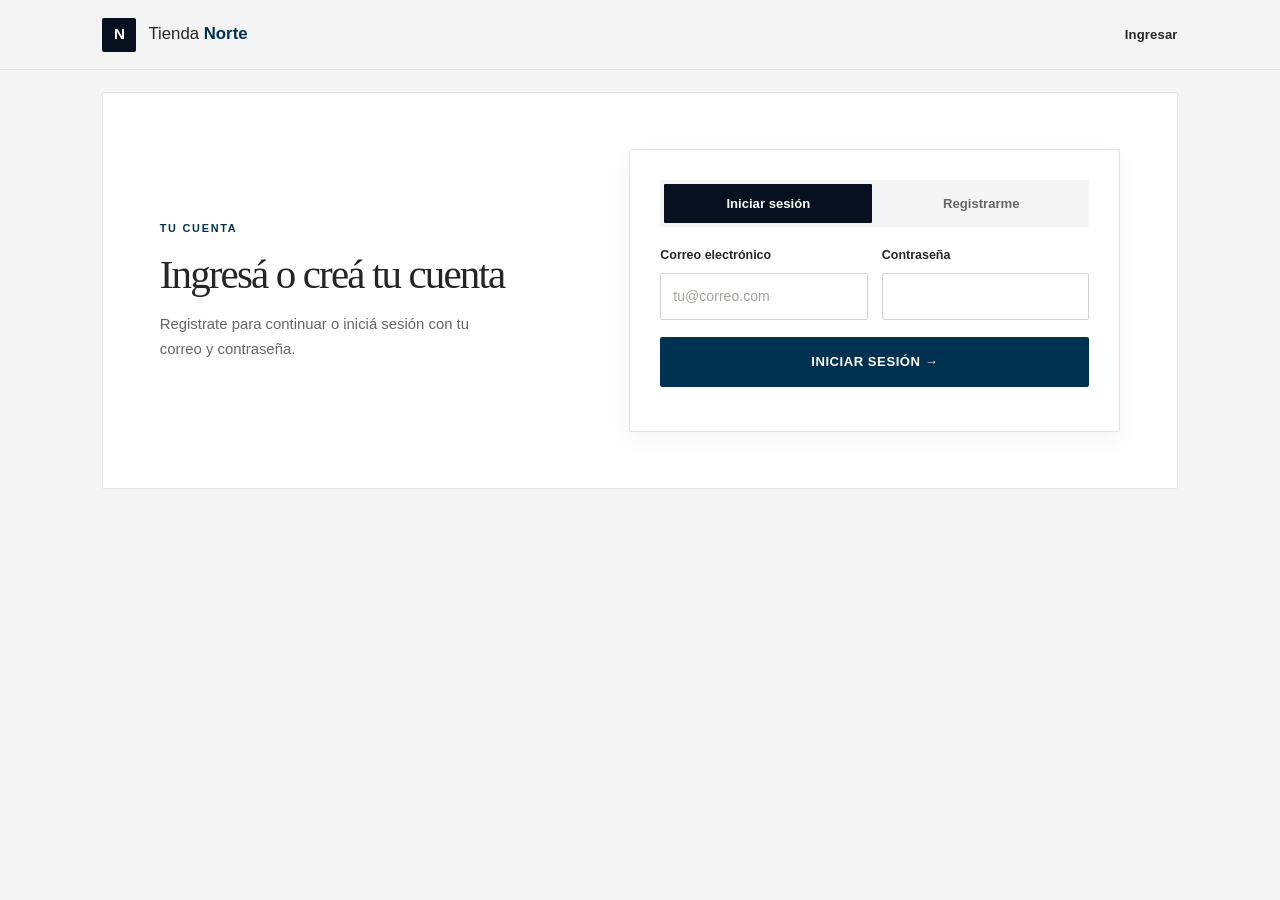
<file: index.html>
<!DOCTYPE html>
<html lang="es">
  <head>
    <meta charset="UTF-8" />
    <meta name="viewport" content="width=device-width, initial-scale=1.0" />
    <meta
      name="description"
      content="Explora productos, arma tu pedido y coordina la entrega."
    />
    <title>Tienda Norte | Pedidos</title>
    <link rel="stylesheet" href="styles.css" />
    <script src="app.js" defer></script>
  </head>
  <body>
    <header class="site-header encabezado-tienda">
      <a class="brand marca-tienda" href="#" aria-label="Tienda Norte, inicio">
        <span class="brand__mark" aria-hidden="true">N</span>
        <span>Tienda <strong>Norte</strong></span>
      </a>
      <nav class="header-actions navegacion-tienda" aria-label="Navegación principal">
        <a class="header-nav-link enlace-seccion-tienda" href="#productos" data-auth-required hidden>Productos</a>
        <a class="header-nav-link enlace-seccion-tienda" href="#historial" data-auth-required hidden>Mis pedidos</a>
        <a id="accountLink" class="header-account" href="#cuenta">Ingresar</a>
        <button id="logoutButton" class="header-logout" type="button" data-auth-required hidden>
          Cerrar sesión
        </button>
        <a class="header-cart acceso-carrito" href="#pedido" aria-label="Ver carrito" data-auth-required hidden>
          <span aria-hidden="true">🛍️</span>
          <span>Mi pedido</span>
          <span id="cartCount" class="header-cart__count" aria-live="polite">0</span>
        </a>
      </nav>
    </header>

    <main class="contenido-tienda">
      <section class="hero portada-principal" aria-labelledby="pageTitle" data-auth-required hidden>
        <div class="hero__content contenido-portada">
          <p class="eyebrow">ELEGÍ, PRIORIZÁ Y ENVIÁ</p>
          <h1 id="pageTitle">Tu pedido, a tu manera.</h1>
          <p class="hero__description">
            Seleccioná los productos, contanos la prioridad y elegí el destino.
          </p>
          <a class="hero__link" href="#productos">Explorar productos <span aria-hidden="true">↓</span></a>
        </div>
        <div class="hero__art ilustracion-portada" aria-hidden="true">
          <span class="hero__spark hero__spark--one">✳</span>
          <span class="hero__spark hero__spark--two">✦</span>
          <span class="hero__bag">🛍️</span>
          <span class="hero__circle"></span>
        </div>
      </section>

      <section id="cuenta" class="auth-section seccion-acceso" aria-labelledby="authTitle">
        <div class="auth-intro introduccion-acceso">
          <p class="eyebrow">TU CUENTA</p>
          <h2 id="authTitle">Ingresá o creá tu cuenta</h2>
          <p>Registrate para continuar o iniciá sesión con tu correo y contraseña.</p>
        </div>

        <div class="auth-card tarjeta-acceso">
          <div class="auth-tabs" role="tablist" aria-label="Acceso a tu cuenta">
            <button
              id="loginTab"
              class="auth-tab is-active"
              type="button"
              role="tab"
              aria-selected="true"
              aria-controls="authForm"
              data-auth-mode="login"
            >Iniciar sesión</button>
            <button
              id="registerTab"
              class="auth-tab"
              type="button"
              role="tab"
              aria-selected="false"
              aria-controls="authForm"
              data-auth-mode="register"
            >Registrarme</button>
          </div>

          <form id="authForm" class="auth-form" role="tabpanel" aria-labelledby="loginTab">
            <div class="form-field auth-field" data-register-only hidden>
              <label for="authNombre">Nombre</label>
              <input id="authNombre" name="nombre" type="text" autocomplete="given-name" />
            </div>
            <div class="form-field auth-field" data-register-only hidden>
              <label for="authApellido">Apellido</label>
              <input id="authApellido" name="apellido" type="text" autocomplete="family-name" />
            </div>
            <div class="form-field auth-field">
              <label for="authEmail">Correo electrónico</label>
              <input
                id="authEmail"
                name="email"
                type="email"
                autocomplete="email"
                placeholder="tu@correo.com"
                required
              />
            </div>
            <div class="form-field auth-field">
              <label for="authPassword">Contraseña</label>
              <input
                id="authPassword"
                name="contraseña"
                type="password"
                autocomplete="current-password"
                required
              />
            </div>
            <button id="authSubmit" class="submit-button auth-submit" type="submit">
              Iniciar sesión <span aria-hidden="true">→</span>
            </button>
            <p id="authResponse" class="form-response" role="status" aria-live="polite"></p>
          </form>
        </div>
      </section>

      <section id="productos" class="shop-section seccion-catalogo" aria-labelledby="productsTitle" data-auth-required hidden>
        <div class="section-heading encabezado-catalogo">
          <div>
            <p class="eyebrow">CATÁLOGO</p>
            <h2 id="productsTitle">Elegí tus productos</h2>
          </div>
          <p class="section-heading__note">Precios expresados en pesos argentinos.</p>
        </div>

        <div id="productGrid" class="product-grid grilla-catalogo" aria-live="polite"></div>
      </section>

      <section id="pedido" class="order-section seccion-compra" aria-labelledby="orderTitle" data-auth-required hidden>
        <div class="order-intro introduccion-compra">
          <p class="eyebrow">YA CASI ESTÁ</p>
          <h2 id="orderTitle">Tu pedido</h2>
          <p>Revisá los productos, indicá la prioridad y seleccioná el destino.</p>
          <div class="delivery-note">
            <span aria-hidden="true">🚚</span>
            <span><strong>Envío según destino</strong><br />El costo de envío se suma al total.</span>
          </div>
        </div>

        <div class="order-card panel-carrito">
          <div id="cartItems" class="cart-items lista-articulos-carrito" aria-live="polite">
            <p class="cart-empty">Todavía no agregaste productos.</p>
          </div>
          <div class="cart-summary resumen-importes">
            <div class="cart-summary__row">
              <span>Productos</span>
              <strong id="productsSubtotal">$ 0</strong>
            </div>
            <div class="cart-summary__row">
              <span>Envío</span>
              <strong id="shippingCost">Seleccioná un destino</strong>
            </div>
          </div>
          <div class="cart-total total-compra">
            <span>Total del pedido</span>
            <strong id="cartTotal">$ 0</strong>
          </div>

          <form id="formPedido" class="order-form formulario-confirmacion">
            <div class="form-field campo-prioridad-pedido">
              <label for="prioridad">Prioridad del pedido</label>
              <textarea
                id="prioridad"
                name="prioridad"
                rows="3"
                placeholder="Contanos qué prioridad tiene este pedido"
                required
              ></textarea>
            </div>
            <div class="form-field campo-destino-pedido">
              <label for="destino">Lugar de destino</label>
              <select id="destino" name="destino" required>
                <option value="" selected disabled>Seleccioná una zona</option>
                <option value="1016">CABA</option>
                <option value="1017">CAPITAL FEDERAL</option>
                <option value="1018">INTERIOR</option>
                <option value="1019">NOA</option>
                <option value="1020">NEA</option>
                <option value="1021">SUR ARGENTINO</option>
                <option value="1022">INTERNACIONAL</option>
              </select>
            </div>
            <button id="submitOrder" class="submit-button" type="submit" disabled>
              Confirmar pedido <span aria-hidden="true">→</span>
            </button>
            <p id="mensajeRespuesta" class="form-response" role="status" aria-live="polite"></p>
          </form>
        </div>
      </section>

      <section id="historial" class="history-section seccion-historial" aria-labelledby="historyTitle" data-auth-required hidden>
        <div class="section-heading encabezado-historial">
          <div>
            <p class="eyebrow">TU CUENTA</p>
            <h2 id="historyTitle">Historial de pedidos</h2>
          </div>
          <p class="section-heading__note">Pedidos realizados con tu cuenta.</p>
        </div>
        <p id="historyStatus" class="form-response history-status" role="status" aria-live="polite"></p>
        <div id="orderHistory" class="history-list lista-historial-pedidos" aria-live="polite">
          <p class="history-empty">Iniciá sesión para consultar tus pedidos.</p>
        </div>
      </section>
    </main>

    <footer class="site-footer pie-tienda" data-auth-required hidden>
      <a class="brand brand--footer marca-pie-tienda" href="#">
        <span class="brand__mark" aria-hidden="true">N</span>
        <span>Tienda <strong>Norte</strong></span>
      </a>
      <p>Gracias por elegirnos. Estamos para ayudarte.</p>
    </footer>
  </body>
</html>
</file>
<file: styles.css>
:root {
  color-scheme: light;
  --page: #faf9f6;
  --surface: #ffffff;
  --ink: #242722;
  --muted: #777b72;
  --line: #e8e8e1;
  --green: #315d43;
  --green-dark: #244a34;
  --green-soft: #eaf0e8;
  --orange: #e99554;
  --shadow: 0 18px 50px rgba(34, 45, 34, 0.08);
}

* {
  box-sizing: border-box;
}

[hidden] {
  display: none !important;
}

html {
  scroll-behavior: smooth;
}

body {
  min-width: 320px;
  margin: 0;
  background: var(--page);
  color: var(--ink);
  font-family: "Segoe UI", Arial, sans-serif;
}

button,
input,
textarea {
  font: inherit;
}

a {
  color: inherit;
  text-decoration: none;
}

.site-header,
main,
.site-footer {
  width: min(1120px, calc(100% - 48px));
  margin-inline: auto;
}

.site-header {
  min-height: 82px;
  display: flex;
  align-items: center;
  justify-content: space-between;
}

.brand {
  display: inline-flex;
  align-items: center;
  gap: 10px;
  font-family: "Segoe UI", Arial, sans-serif;
  font-size: 1.05rem;
  letter-spacing: -0.04em;
}

.brand strong {
  color: var(--green);
  font-weight: 800;
}

.brand__mark {
  width: 34px;
  height: 34px;
  display: grid;
  place-items: center;
  border-radius: 11px;
  background: var(--green);
  color: #fff;
  font-size: 0.95rem;
  font-weight: 800;
}

.header-cart {
  display: inline-flex;
  align-items: center;
  gap: 9px;
  font-size: 0.9rem;
  font-weight: 600;
}

.header-actions {
  display: flex;
  align-items: center;
  gap: 22px;
}

.header-account {
  color: var(--green);
  font-size: 0.88rem;
  font-weight: 700;
}

.header-account:hover {
  color: var(--green-dark);
}

.header-logout {
  border: 0;
  background: transparent;
  color: var(--muted);
  padding: 0;
  font-size: 0.88rem;
  font-weight: 700;
  cursor: pointer;
}

.header-logout:hover {
  color: #a33f2e;
}

.header-logout:focus-visible {
  outline: 2px solid var(--green);
  outline-offset: 3px;
}

.header-cart__count {
  min-width: 24px;
  height: 24px;
  display: grid;
  place-items: center;
  border-radius: 50%;
  background: var(--green-soft);
  color: var(--green);
  font-size: 0.78rem;
}

.hero {
  min-height: 370px;
  position: relative;
  display: flex;
  align-items: center;
  overflow: hidden;
  border-radius: 24px;
  background: #e9eee5;
  padding: 48px 7%;
}

.hero__content {
  position: relative;
  z-index: 1;
  max-width: 570px;
}

.eyebrow {
  margin: 0 0 14px;
  color: var(--green);
  font-size: 0.7rem;
  font-weight: 700;
  letter-spacing: 0.14em;
}

h1,
h2,
p {
  margin-top: 0;
}

h1,
h2 {
  font-family: "Segoe UI", Arial, sans-serif;
  letter-spacing: -0.055em;
}

.hero h1 {
  margin-bottom: 15px;
  font-size: clamp(2.35rem, 5vw, 3.8rem);
  font-weight: 700;
  line-height: 1.08;
}

.hero__description {
  max-width: 430px;
  margin-bottom: 23px;
  color: #5f665c;
  font-size: 1rem;
  line-height: 1.65;
}

.hero__link {
  display: inline-flex;
  align-items: center;
  gap: 9px;
  color: var(--green);
  font-size: 0.91rem;
  font-weight: 700;
}

.hero__link span {
  font-size: 1.1rem;
  transition: transform 0.2s ease;
}

.hero__link:hover span {
  transform: translateY(3px);
}

.hero__art {
  position: absolute;
  width: 360px;
  height: 330px;
  right: 6%;
  bottom: -34px;
}

.hero__circle {
  position: absolute;
  width: 270px;
  height: 270px;
  right: 15px;
  bottom: 0;
  border-radius: 50%;
  background: #d7e2d3;
}

.hero__bag {
  position: absolute;
  z-index: 1;
  right: 63px;
  bottom: 46px;
  font-size: 10rem;
  filter: drop-shadow(0 16px 13px rgba(46, 65, 47, 0.12));
  transform: rotate(-8deg);
}

.hero__spark {
  position: absolute;
  z-index: 2;
  color: var(--orange);
}

.hero__spark--one {
  top: 39px;
  right: 35px;
  font-size: 2.4rem;
}

.hero__spark--two {
  top: 98px;
  left: 30px;
  color: var(--green);
  font-size: 1.4rem;
}

.auth-section {
  display: grid;
  grid-template-columns: minmax(220px, 0.8fr) minmax(0, 1.2fr);
  align-items: center;
  gap: clamp(30px, 8vw, 100px);
  border-bottom: 1px solid var(--line);
  padding: 58px 0;
  scroll-margin-top: 24px;
}

.auth-intro h2 {
  margin: 0;
  font-size: clamp(1.7rem, 3vw, 2.2rem);
}

.auth-intro > p:not(.eyebrow) {
  max-width: 330px;
  margin: 14px 0 0;
  color: var(--muted);
  font-size: 0.93rem;
  line-height: 1.65;
}

.auth-card {
  border: 1px solid #eeeee8;
  border-radius: 18px;
  background: var(--surface);
  padding: 22px;
  box-shadow: 0 10px 32px rgba(34, 45, 34, 0.04);
}

.auth-tabs {
  display: grid;
  grid-template-columns: 1fr 1fr;
  gap: 5px;
  border-radius: 10px;
  background: #f5f6f2;
  margin-bottom: 19px;
  padding: 4px;
}

.auth-tab {
  min-height: 39px;
  border: 0;
  border-radius: 7px;
  background: transparent;
  color: var(--muted);
  font-size: 0.82rem;
  font-weight: 700;
  cursor: pointer;
}

.auth-tab.is-active {
  background: #fff;
  color: var(--green);
  box-shadow: 0 1px 4px rgba(34, 45, 34, 0.1);
}

.auth-tab:focus-visible,
.header-account:focus-visible {
  outline: 2px solid var(--green);
  outline-offset: 3px;
}

.auth-form {
  display: grid;
  grid-template-columns: 1fr 1fr;
  gap: 14px;
}

.auth-form .form-field:nth-child(n) {
  grid-column: auto;
}

.auth-field[hidden] {
  display: none;
}

.auth-submit,
.auth-form .form-response {
  grid-column: 1 / -1;
}

.shop-section {
  padding: 72px 0 76px;
}

.section-heading {
  display: flex;
  align-items: end;
  justify-content: space-between;
  gap: 20px;
  margin-bottom: 24px;
}

.section-heading .eyebrow {
  margin-bottom: 8px;
}

.section-heading h2,
.order-intro h2 {
  margin: 0;
  font-size: clamp(1.7rem, 3vw, 2.2rem);
}

.section-heading__note {
  margin-bottom: 4px;
  color: var(--muted);
  font-size: 0.9rem;
}

.product-grid {
  display: grid;
  grid-template-columns: repeat(4, minmax(0, 1fr));
  gap: var(--espacio-entre-tarjetas);
}

.product-card {
  overflow: hidden;
  border: 1px solid #eeeee8;
  border-radius: var(--radio-tarjeta-producto);
  background: var(--surface);
  transition: transform 0.2s ease, box-shadow 0.2s ease;
}

.product-card:hover {
  transform: translateY(-4px);
  box-shadow: var(--shadow);
}

.product-card__visual {
  min-height: 172px;
  display: grid;
  place-items: center;
  position: relative;
  overflow: hidden;
}

.product-card__visual::before {
  width: 138px;
  height: 138px;
  position: absolute;
  border: 1px solid rgba(49, 93, 67, 0.09);
  border-radius: 50%;
  content: "";
}

.product-card__visual--sage {
  background: #edf1e9;
}

.product-card__visual--peach {
  background: #f7ede4;
}

.product-card__visual--lavender {
  background: #efedf4;
}

.product-card__visual--blue {
  background: #e9eff0;
}

.product-card__emoji {
  z-index: 1;
  font-size: 4.3rem;
  filter: drop-shadow(0 10px 8px rgba(39, 50, 39, 0.12));
  transition: transform 0.2s ease;
}

.product-card:hover .product-card__emoji {
  transform: scale(1.08) rotate(-4deg);
}

.product-card__details {
  padding: 17px 16px 16px;
}

.product-card__category {
  margin-bottom: 7px;
  color: var(--muted);
  font-size: 0.7rem;
  font-weight: 600;
  letter-spacing: 0.06em;
  text-transform: uppercase;
}

.product-card h3 {
  margin: 0 0 13px;
  font-family: "Segoe UI", Arial, sans-serif;
  font-size: 1rem;
  letter-spacing: -0.03em;
}

.product-card__bottom {
  display: flex;
  align-items: center;
  justify-content: space-between;
  gap: 10px;
}

.product-card__price {
  font-size: 0.96rem;
  font-weight: 700;
}

.add-button {
  min-height: 37px;
  display: inline-flex;
  align-items: center;
  justify-content: center;
  gap: 6px;
  border: 0;
  border-radius: 10px;
  background: var(--green-soft);
  color: var(--green);
  padding: 0 11px;
  font-size: 0.78rem;
  font-weight: 700;
  cursor: pointer;
  transition: background 0.2s ease, color 0.2s ease;
}

.add-button:hover {
  background: var(--green);
  color: #fff;
}

.add-button span {
  font-size: 1rem;
}

.order-section {
  display: grid;
  grid-template-columns: minmax(220px, 0.8fr) minmax(0, 1.2fr);
  align-items: start;
  gap: clamp(30px, 8vw, 100px);
  border-top: 1px solid var(--line);
  padding: 65px 0 75px;
  scroll-margin-top: 24px;
}

.order-intro {
  padding-top: 10px;
}

.order-intro .eyebrow {
  margin-bottom: 9px;
}

.order-intro > p:not(.eyebrow) {
  max-width: 330px;
  margin: 14px 0 27px;
  color: var(--muted);
  font-size: 0.93rem;
  line-height: 1.65;
}

.delivery-note {
  display: flex;
  align-items: flex-start;
  gap: 12px;
  color: var(--muted);
  font-size: 0.79rem;
  line-height: 1.55;
}

.delivery-note > span:first-child {
  font-size: 1.35rem;
}

.delivery-note strong {
  color: var(--ink);
}

.order-card {
  border: 1px solid #eeeee8;
  border-radius: 18px;
  background: var(--surface);
  padding: 22px;
  box-shadow: 0 10px 32px rgba(34, 45, 34, 0.04);
}

.cart-items {
  display: grid;
  gap: 15px;
}

.cart-empty {
  margin: 0;
  border-radius: 11px;
  background: #f7f7f3;
  color: var(--muted);
  padding: 18px;
  text-align: center;
  font-size: 0.86rem;
}

.cart-row {
  display: grid;
  grid-template-columns: 48px minmax(0, 1fr) auto;
  align-items: center;
  gap: 12px;
}

.cart-row__icon {
  width: 48px;
  height: 48px;
  display: grid;
  place-items: center;
  border-radius: 12px;
  background: var(--green-soft);
  font-size: 1.55rem;
}

.cart-row__name {
  margin: 0 0 4px;
  font-size: 0.85rem;
  font-weight: 700;
}

.cart-row__unit-price {
  margin: 0;
  color: var(--muted);
  font-size: 0.76rem;
}

.cart-row__actions {
  display: flex;
  align-items: center;
  gap: 8px;
}

.quantity-button {
  width: 28px;
  height: 28px;
  display: grid;
  place-items: center;
  border: 1px solid var(--line);
  border-radius: 8px;
  background: #fff;
  color: var(--ink);
  cursor: pointer;
}

.quantity-button:hover {
  border-color: var(--green);
  color: var(--green);
}

.quantity-button:disabled,
.add-button:disabled {
  cursor: wait;
  opacity: 0.6;
}

.cart-row__quantity {
  min-width: 13px;
  text-align: center;
  font-size: 0.82rem;
  font-weight: 700;
}

.cart-row__subtotal {
  grid-column: 2 / 4;
  margin: -7px 0 0;
  color: var(--muted);
  font-size: 0.75rem;
  text-align: right;
}

.cart-summary {
  display: grid;
  gap: 9px;
  border-top: 1px solid var(--line);
  margin-top: 18px;
  padding-top: 15px;
}

.cart-summary__row,
.cart-total {
  display: flex;
  justify-content: space-between;
  gap: 12px;
  font-size: 0.84rem;
}

.cart-summary__row {
  color: var(--muted);
}

.cart-summary__row strong {
  color: var(--ink);
  font-weight: 600;
}

.cart-total {
  border-top: 1px solid var(--line);
  margin-top: 13px;
  padding: 15px 0 18px;
  font-size: 0.91rem;
}

.cart-total strong {
  font-size: 1.1rem;
}

.history-section {
  border-top: 1px solid var(--line);
  padding: 58px 0 70px;
}

.history-list {
  display: grid;
  grid-template-columns: repeat(2, minmax(0, 1fr));
  gap: 16px;
}

.history-status {
  margin-bottom: 14px;
}

.history-empty {
  grid-column: 1 / -1;
  margin: 0;
  border: 1px dashed #d9ddd3;
  border-radius: 14px;
  color: var(--muted);
  padding: 22px;
  text-align: center;
  font-size: 0.88rem;
}

.history-card {
  border: 1px solid #eeeee8;
  border-radius: var(--radio-tarjeta-pedido);
  background: var(--surface);
  padding: 18px;
}

.history-card__header,
.history-card__products li,
.history-card__total {
  display: flex;
  align-items: center;
  justify-content: space-between;
  gap: 12px;
}

.history-card__header {
  margin-bottom: 14px;
}

.history-card__header h3 {
  margin: 0;
  font-family: "Segoe UI", Arial, sans-serif;
  font-size: 0.95rem;
}

.history-card__header time {
  color: var(--muted);
  font-size: 0.75rem;
}

.history-card__status {
  display: inline-flex;
  width: fit-content;
  margin-bottom: 12px;
  border-radius: 999px;
  padding: 5px 10px;
  background: #f0f1ed;
  color: #555b50;
  font-size: 0.72rem;
  font-weight: 700;
}

.history-card__status--pendiente {
  background: #fff3d6;
  color: #805c0b;
}

.history-card__status--en-preparacion,
.history-card__status--en-viaje {
  background: #e8eef8;
  color: #38547f;
}

.history-card__status--entregado {
  background: var(--green-soft);
  color: var(--green-dark);
}

.history-card__status--archivado {
  background: #ececea;
  color: #60635d;
}

.history-card__products {
  display: grid;
  gap: 8px;
  margin: 0;
  padding: 0;
  list-style: none;
  font-size: 0.82rem;
}

.history-card__products strong {
  white-space: nowrap;
}

.history-card__detail,
.history-card__priority {
  margin: 12px 0 0;
  color: var(--muted);
  font-size: 0.8rem;
  line-height: 1.5;
  overflow-wrap: anywhere;
}

.history-card__priority {
  color: var(--ink);
}

.history-card__total {
  border-top: 1px solid var(--line);
  margin-top: 15px;
  padding-top: 13px;
  font-size: 0.84rem;
}

.history-card__total strong {
  font-size: 0.98rem;
}

.order-form {
  display: grid;
  grid-template-columns: 1fr 1fr;
  gap: 14px;
}

.form-field {
  display: grid;
  gap: 7px;
}

.form-field:nth-child(n + 3),
.submit-button,
.form-response {
  grid-column: 1 / -1;
}

.form-field label {
  font-size: 0.78rem;
  font-weight: 700;
}

.form-field label span {
  color: var(--muted);
  font-weight: 400;
}

.form-field input,
.form-field textarea,
.form-field select {
  width: 100%;
  border: 1px solid var(--line);
  border-radius: 9px;
  background: #fff;
  color: var(--ink);
  padding: 11px 12px;
  font-size: 0.83rem;
  transition: border-color 0.2s ease, box-shadow 0.2s ease;
}

.form-field textarea {
  resize: vertical;
}

.form-field select {
  min-height: 41px;
  cursor: pointer;
}

.form-field input::placeholder,
.form-field textarea::placeholder {
  color: #a2a59e;
}

.form-field input:focus,
.form-field textarea:focus,
.form-field select:focus {
  outline: none;
  border-color: var(--green);
  box-shadow: 0 0 0 3px rgba(49, 93, 67, 0.12);
}

.submit-button {
  min-height: 48px;
  display: flex;
  align-items: center;
  justify-content: center;
  gap: 9px;
  border: 0;
  border-radius: 10px;
  background: var(--green);
  color: #fff;
  margin-top: 3px;
  font-size: 0.88rem;
  font-weight: 700;
  cursor: pointer;
  transition: background 0.2s ease, transform 0.2s ease, opacity 0.2s ease;
}

.submit-button:not(:disabled):hover {
  background: var(--green-dark);
  transform: translateY(-1px);
}

.submit-button:disabled {
  cursor: not-allowed;
  opacity: 0.48;
}

.form-response {
  min-height: 0;
  margin: 0;
  font-size: 0.84rem;
  line-height: 1.5;
}

.form-response:not(:empty) {
  padding: 11px 12px;
  border-radius: 9px;
  background: var(--green-soft);
  color: var(--green-dark);
}

.form-response.is-error {
  background: #fbefeb;
  color: #a33f2e;
}

.site-footer {
  min-height: 90px;
  display: flex;
  align-items: center;
  justify-content: space-between;
  border-top: 1px solid var(--line);
  color: var(--muted);
}

.brand--footer {
  color: var(--ink);
  font-size: 0.9rem;
}

.brand--footer .brand__mark {
  width: 29px;
  height: 29px;
  border-radius: 9px;
  font-size: 0.8rem;
}

.site-footer p {
  margin: 0;
  font-size: 0.8rem;
}

@media (max-width: 820px) {
  .hero__art {
    right: -9%;
    opacity: 0.72;
  }

  .hero__content {
    max-width: 500px;
  }

  .product-grid {
    grid-template-columns: repeat(2, minmax(0, 1fr));
  }

  .order-section {
    grid-template-columns: 1fr;
    gap: 25px;
  }

  .auth-section {
    grid-template-columns: 1fr;
    gap: 24px;
  }

  .history-list {
    grid-template-columns: 1fr;
  }

  .order-intro > p:not(.eyebrow) {
    max-width: 500px;
    margin-bottom: 17px;
  }
}

@media (max-width: 540px) {
  .site-header,
  main,
  .site-footer {
    width: min(100% - 32px, 1120px);
  }

  .site-header {
    min-height: 68px;
  }

  .site-header.has-session {
    flex-wrap: wrap;
    padding-block: 10px;
  }

  .site-header.has-session .header-actions {
    width: 100%;
    justify-content: flex-end;
  }

  .header-cart {
    gap: 6px;
    font-size: 0.82rem;
  }

  .header-actions {
    gap: 12px;
  }

  .header-account {
    font-size: 0.8rem;
  }

  .hero {
    min-height: 405px;
    align-items: flex-start;
    border-radius: 19px;
    padding: 37px 24px;
  }

  .hero h1 {
    font-size: clamp(2.15rem, 10vw, 3rem);
  }

  .hero__description {
    max-width: 300px;
    font-size: 0.91rem;
  }

  .hero__art {
    width: 220px;
    height: 190px;
    right: -2%;
    bottom: -35px;
    opacity: 0.68;
  }

  .hero__circle {
    width: 165px;
    height: 165px;
    right: 17px;
  }

  .hero__bag {
    right: 38px;
    bottom: 24px;
    font-size: 6rem;
  }

  .hero__spark--one {
    top: 0;
    right: 26px;
  }

  .hero__spark--two {
    top: 46px;
    left: 8px;
  }

  .shop-section {
    padding: 52px 0;
  }

  .section-heading {
    display: block;
  }

  .section-heading__note {
    margin: 9px 0 0;
  }

  .product-grid {
    gap: 12px;
  }

  .product-card__visual {
    min-height: 132px;
  }

  .product-card__visual::before {
    width: 105px;
    height: 105px;
  }

  .product-card__emoji {
    font-size: 3.4rem;
  }

  .product-card__details {
    padding: 13px 11px;
  }

  .product-card h3 {
    min-height: 2.5em;
    margin-bottom: 10px;
    font-size: 0.87rem;
  }

  .product-card__bottom {
    align-items: flex-start;
    flex-direction: column;
  }

  .add-button {
    width: 100%;
  }

  .order-section {
    padding: 48px 0 55px;
  }

  .auth-section {
    padding: 44px 0;
  }

  .auth-card {
    padding: 17px 14px;
  }

  .auth-form {
    grid-template-columns: 1fr;
  }

  .auth-form .form-field:nth-child(n),
  .auth-submit,
  .auth-form .form-response {
    grid-column: 1;
  }

  .order-card {
    padding: 17px 14px;
  }

  .order-form {
    grid-template-columns: 1fr;
  }

  .form-field {
    grid-column: 1;
  }

  .site-footer {
    min-height: 80px;
    gap: 12px;
  }

  .site-footer p {
    max-width: 170px;
    text-align: right;
  }
}

@media (prefers-reduced-motion: reduce) {
  *,
  *::before,
  *::after {
    scroll-behavior: auto !important;
    transition-duration: 0.01ms !important;
  }
}

/* Clear visual separation between the main shopping steps. */
body {
  background:
    radial-gradient(ellipse at 10% 12%, rgba(234, 240, 232, 0.72), transparent 28rem),
    var(--page);
}

.site-header {
  position: sticky;
  z-index: 10;
  top: 0;
  width: 100%;
  min-height: 76px;
  border-bottom: 1px solid rgba(232, 232, 225, 0.8);
  background: rgba(250, 249, 246, 0.94);
  padding-inline: max(24px, calc((100% - 1120px) / 2));
  backdrop-filter: blur(14px);
}

main {
  display: grid;
  gap: 24px;
  padding-top: 24px;
  padding-bottom: 42px;
}

.hero {
  min-height: 390px;
  border: 1px solid rgba(49, 93, 67, 0.08);
  box-shadow: 0 20px 55px rgba(34, 45, 34, 0.07);
}

.auth-section,
.shop-section,
.order-section,
.history-section {
  border: 1px solid var(--line);
  border-radius: 22px;
  padding: clamp(26px, 4vw, 46px);
  scroll-margin-top: 100px;
}

.auth-section,
.history-section {
  background: var(--surface);
  box-shadow: 0 12px 35px rgba(34, 45, 34, 0.035);
}

.shop-section {
  background: #f3f5f0;
}

.order-section {
  background: #eaf0e8;
}

.auth-section {
  grid-template-columns: minmax(220px, 0.85fr) minmax(0, 1fr);
  gap: clamp(28px, 6vw, 76px);
}

.auth-intro h2,
.section-heading h2,
.order-intro h2 {
  letter-spacing: -0.045em;
}

.auth-card,
.order-card {
  border-color: rgba(220, 225, 216, 0.9);
  border-radius: 16px;
  box-shadow: 0 14px 36px rgba(34, 45, 34, 0.07);
}

.shop-section .section-heading,
.history-section .section-heading {
  margin-bottom: 26px;
}

.product-grid {
  gap: var(--espacio-entre-tarjetas);
}

.product-card {
  border-color: #e6e9e2;
  border-radius: var(--radio-tarjeta-producto);
  box-shadow: 0 5px 16px rgba(34, 45, 34, 0.025);
}

.product-card:hover {
  box-shadow: 0 16px 32px rgba(34, 45, 34, 0.1);
}

.product-card__details {
  padding: 18px;
}

.product-card h3 {
  min-height: 2.5em;
  line-height: 1.35;
}

.order-section {
  grid-template-columns: minmax(220px, 0.75fr) minmax(0, 1.25fr);
  gap: clamp(26px, 5vw, 64px);
}

.order-intro > p:not(.eyebrow) {
  color: #59645a;
}

.delivery-note {
  max-width: 290px;
  border: 1px solid rgba(49, 93, 67, 0.12);
  border-radius: 12px;
  background: rgba(255, 255, 255, 0.54);
  padding: 13px;
}

.history-card {
  border-color: #e6e9e2;
  border-radius: 14px;
  box-shadow: 0 5px 16px rgba(34, 45, 34, 0.03);
}

.header-nav-link {
  color: #59645a;
  font-size: 0.88rem;
  font-weight: 600;
  transition: color 0.2s ease;
}

.header-nav-link:hover,
.header-account:hover {
  color: var(--green);
}

.header-nav-link:focus-visible,
.header-account:focus-visible,
.header-cart:focus-visible,
.header-logout:focus-visible {
  outline: 2px solid var(--green);
  outline-offset: 4px;
  border-radius: 4px;
}

.site-footer {
  min-height: 96px;
}

@media (max-width: 820px) {
  main {
    gap: 18px;
    padding-top: 18px;
  }

  .auth-section,
  .order-section {
    grid-template-columns: 1fr;
  }

  .auth-section,
  .shop-section,
  .order-section,
  .history-section {
    padding: 28px;
  }
}

@media (max-width: 540px) {
  .site-header {
    flex-wrap: wrap;
    min-height: 66px;
    padding-inline: 16px;
    padding-block: 9px;
  }

  .site-header .header-actions {
    width: 100%;
    justify-content: space-between;
  }

  .header-actions {
    gap: 10px;
  }

  .header-nav-link {
    font-size: 0.76rem;
  }

  .header-logout {
    font-size: 0.76rem;
  }

  .site-header.has-session .header-actions {
    justify-content: space-between;
    gap: 8px;
  }

  main {
    gap: 14px;
    padding-top: 14px;
    padding-bottom: 28px;
  }

  .hero {
    min-height: 390px;
  }

  .auth-section,
  .shop-section,
  .order-section,
  .history-section {
    border-radius: 17px;
    padding: 22px 16px;
  }

  .product-grid {
    gap: 12px;
  }

  .product-card__details {
    padding: 13px 11px;
  }

  .site-footer {
    min-height: 78px;
  }
}

:root {
  /* Cambiá estas variables para ajustar la paleta y las medidas generales. */
  --color-fondo-pagina: #f4f4f4;
  --color-fondo-tarjetas: #ffffff;
  --color-texto-principal: #252525;
  --color-texto-secundario: #666666;
  --color-bordes: #d2d2d2;
  --color-principal: #003150;
  --color-principal-oscuro: #06101f;
  --color-principal-suave: #e8eef2;
  --color-acento: #3e9ce3;
  --sombra-elementos: 0 16px 38px rgba(1, 8, 26, 0.08);
  --ancho-maximo-contenido: 1440px;
  --espacio-entre-tarjetas: 16px;
  --radio-tarjeta-producto: 2px;
  --radio-tarjeta-pedido: 2px;
  --page: var(--color-fondo-pagina);
  --surface: var(--color-fondo-tarjetas);
  --ink: var(--color-texto-principal);
  --muted: var(--color-texto-secundario);
  --line: var(--color-bordes);
  --green: var(--color-principal);
  --green-dark: var(--color-principal-oscuro);
  --green-soft: var(--color-principal-suave);
  --orange: var(--color-acento);
  --shadow: var(--sombra-elementos);
}

html {
  scroll-padding-top: 90px;
}

body {
  overflow-x: hidden;
  background: var(--page);
  color: var(--ink);
  font-family: "Segoe UI", Helvetica, Arial, sans-serif;
  font-size: 14px;
  font-weight: 500;
  line-height: 1.6;
  -webkit-font-smoothing: antialiased;
  -webkit-tap-highlight-color: transparent;
}

.site-header,
main,
.site-footer {
  width: min(84vw, var(--ancho-maximo-contenido));
}

.site-header {
  width: 100%;
  min-height: 70px;
  border-bottom: 1px solid #e4e4e4;
  background: rgba(244, 244, 244, 0.96);
  padding-inline: max(8vw, calc((100% - 1440px) / 2));
  backdrop-filter: blur(12px);
}

.brand {
  gap: 12px;
  font-size: 1.05rem;
  letter-spacing: 0;
}

.brand strong {
  color: var(--green);
}

.brand__mark {
  border-radius: 2px;
  background: var(--green-dark);
}

.header-actions {
  gap: clamp(14px, 2.4vw, 32px);
}

.header-nav-link,
.header-account,
.header-logout,
.header-cart {
  color: var(--ink);
  font-size: 0.82rem;
  font-weight: 600;
  letter-spacing: 0.01em;
}

.header-nav-link:hover,
.header-account:hover,
.header-logout:hover,
.header-cart:hover {
  color: var(--orange);
}

.header-cart__count {
  border-radius: 2px;
  background: var(--green-soft);
  color: var(--green);
}

main {
  gap: 22px;
  padding-top: 22px;
  padding-bottom: 48px;
}

h1,
h2,
.product-card h3,
.history-card__header h3 {
  font-family: Georgia, "Times New Roman", serif;
  font-weight: 400;
  letter-spacing: -0.025em;
}

.hero {
  min-height: 420px;
  border: 0;
  border-radius: 2px;
  background: var(--green-dark);
  box-shadow: none;
  padding-inline: clamp(30px, 7vw, 100px);
}

.hero .eyebrow,
.hero h1,
.hero__description {
  color: #fff;
}

.hero .eyebrow {
  color: #a9d8f6;
}

.hero h1 {
  max-width: 570px;
  font-size: clamp(2.6rem, 5.2vw, 4.5rem);
  line-height: 1.04;
}

.hero__description {
  color: rgba(255, 255, 255, 0.76);
}

.hero__link {
  color: #a9d8f6;
}

.hero__circle {
  background: #0f283e;
}

.hero__bag {
  filter: drop-shadow(0 16px 13px rgba(0, 0, 0, 0.22));
}

.hero__spark--two {
  color: #a9d8f6;
}

.auth-section,
.shop-section,
.order-section,
.history-section {
  border: 1px solid #e4e4e4;
  border-radius: 2px;
  background: var(--surface);
  box-shadow: none;
  padding: clamp(28px, 4.4vw, 58px);
  scroll-margin-top: 88px;
}

.auth-section {
  grid-template-columns: minmax(220px, 0.8fr) minmax(0, 1fr);
  gap: clamp(28px, 6vw, 82px);
}

.auth-intro h2,
.section-heading h2,
.order-intro h2 {
  font-size: clamp(1.9rem, 3.2vw, 2.65rem);
  line-height: 1.15;
}

.eyebrow {
  color: var(--green);
  font-size: 0.68rem;
  letter-spacing: 0.16em;
}

.auth-card,
.order-card {
  border: 1px solid #e2e2e2;
  border-radius: 2px;
  background: #fff;
  box-shadow: 0 8px 24px rgba(1, 8, 26, 0.045);
  padding: clamp(18px, 2.5vw, 30px);
}

.auth-tabs {
  border-radius: 2px;
  background: #f4f4f4;
}

.auth-tab {
  border-radius: 1px;
}

.auth-tab.is-active {
  background: var(--green-dark);
  color: #fff;
  box-shadow: none;
}

.shop-section {
  background: #f4f4f4;
}

.section-heading {
  margin-bottom: 30px;
}

.section-heading__note {
  font-size: 0.82rem;
}

.product-grid {
  gap: var(--espacio-entre-tarjetas);
}

.product-card {
  border: 1px solid #e3e3e3;
  border-radius: var(--radio-tarjeta-producto);
  background: #fff;
  box-shadow: none;
}

.product-card:hover {
  transform: translateY(-2px);
  box-shadow: 0 12px 24px rgba(1, 8, 26, 0.08);
}

.product-card__visual--sage,
.product-card__visual--peach,
.product-card__visual--lavender,
.product-card__visual--blue {
  background: #e8e8e8;
}

.product-card__visual::before {
  border-color: rgba(0, 49, 80, 0.1);
}

.product-card__details {
  padding: 18px;
}

.product-card__category {
  color: var(--green);
  font-size: 0.65rem;
  letter-spacing: 0.12em;
}

.product-card h3 {
  min-height: 2.7em;
  font-size: 1.08rem;
  line-height: 1.35;
}

.product-card__price {
  color: var(--green-dark);
  font-size: 0.95rem;
}

.add-button {
  min-height: 38px;
  border: 1px solid var(--green);
  border-radius: 2px;
  background: transparent;
  color: var(--green);
  font-size: 0.75rem;
  letter-spacing: 0.02em;
}

.add-button:hover {
  background: var(--green);
  color: #fff;
}

.order-section {
  grid-template-columns: minmax(220px, 0.75fr) minmax(0, 1.25fr);
  background: #e9edf0;
  gap: clamp(26px, 5vw, 68px);
}

.delivery-note {
  border: 1px solid #d5dce1;
  border-radius: 2px;
  background: #fff;
}

.cart-empty {
  border-radius: 2px;
  background: #f4f4f4;
}

.cart-row__icon {
  border-radius: 2px;
  background: var(--green-soft);
}

.quantity-button {
  border-radius: 2px;
}

.form-field input,
.form-field textarea,
.form-field select {
  min-height: 44px;
  border-color: var(--line);
  border-radius: 2px;
  font-size: 0.88rem;
}

.form-field input:focus,
.form-field textarea:focus,
.form-field select:focus {
  border-color: var(--orange);
  box-shadow: 0 0 0 3px rgba(62, 156, 227, 0.12);
}

.submit-button {
  min-height: 50px;
  border-radius: 2px;
  background: var(--green);
  font-size: 0.82rem;
  letter-spacing: 0.04em;
  text-transform: uppercase;
}

.submit-button:not(:disabled):hover {
  background: var(--green-dark);
}

.history-card {
  border: 1px solid #e3e3e3;
  border-radius: var(--radio-tarjeta-pedido);
  box-shadow: none;
}

.history-card__header h3 {
  font-size: 1.1rem;
}

.history-empty {
  border-color: #d2d2d2;
  border-radius: 2px;
  background: #fff;
}

.form-response:not(:empty) {
  border-radius: 2px;
}

.site-footer {
  min-height: 88px;
  border-color: #d2d2d2;
}

@media (max-width: 820px) {
  .site-header,
  main,
  .site-footer {
    width: min(92vw, 720px);
  }

  .site-header {
    width: 100%;
    padding-inline: 4vw;
  }

  .auth-section,
  .order-section {
    grid-template-columns: 1fr;
  }
}

@media (max-width: 540px) {
  .site-header,
  main,
  .site-footer {
    width: min(94vw, 500px);
  }

  .site-header {
    width: 100%;
    padding-inline: 3vw;
  }

  .site-header.has-session {
    padding-block: 9px;
  }

  .header-actions,
  .site-header.has-session .header-actions {
    gap: 8px;
  }

  .header-nav-link,
  .header-account,
  .header-logout,
  .header-cart {
    font-size: 0.7rem;
  }

  .hero {
    min-height: 380px;
    border-radius: 2px;
    padding: 32px 22px;
  }

  .hero h1 {
    font-size: clamp(2.35rem, 10vw, 3.1rem);
  }

  .auth-section,
  .shop-section,
  .order-section,
  .history-section {
    border-radius: 2px;
    padding: 24px 17px;
  }

  .product-card__details {
    padding: 13px 11px;
  }

  .product-card h3 {
    font-size: 0.95rem;
  }
}

/* Ajustes visuales de los elementos que app.js crea dentro de estos contenedores. */
.grilla-catalogo {
  gap: var(--espacio-entre-tarjetas);
}

.grilla-catalogo > article {
  border-radius: var(--radio-tarjeta-producto);
}

.lista-historial-pedidos > article {
  border-radius: var(--radio-tarjeta-pedido);
}
</file>
<file: admin.css>
:root {
  color-scheme: light;
  /* Cambiá estas variables para ajustar los colores y paneles del administrador. */
  --color-fondo-pagina: #f5f6f2;
  --color-fondo-tarjetas: #fff;
  --color-texto-principal: #242722;
  --color-texto-secundario: #73796f;
  --color-bordes: #e5e8e0;
  --color-principal: #315d43;
  --color-principal-oscuro: #244a34;
  --color-principal-suave: #eaf0e8;
  --color-error: #a33f2e;
  --color-fondo-error: #fbefec;
  --sombra-elementos: 0 16px 42px rgba(34, 45, 34, 0.07);
  --radio-panel-administracion: 15px;
  --espacio-interior-panel: clamp(18px, 3vw, 28px);
  --page: var(--color-fondo-pagina);
  --surface: var(--color-fondo-tarjetas);
  --ink: var(--color-texto-principal);
  --muted: var(--color-texto-secundario);
  --line: var(--color-bordes);
  --green: var(--color-principal);
  --green-dark: var(--color-principal-oscuro);
  --green-soft: var(--color-principal-suave);
  --red: var(--color-error);
  --red-soft: var(--color-fondo-error);
  --shadow: var(--sombra-elementos);
}

* {
  box-sizing: border-box;
}

html {
  scroll-behavior: smooth;
}

body {
  min-width: 320px;
  margin: 0;
  background: var(--page);
  color: var(--ink);
  font-family: "Segoe UI", Arial, sans-serif;
}

button,
input {
  font: inherit;
}

a {
  color: inherit;
  text-decoration: none;
}

button:focus-visible,
a:focus-visible,
input:focus-visible {
  outline: 3px solid #86a990;
  outline-offset: 3px;
}

[hidden] {
  display: none !important;
}

.admin-header,
.admin-main {
  width: min(1200px, calc(100% - 48px));
  margin-inline: auto;
}

.admin-header {
  min-height: 78px;
  display: flex;
  align-items: center;
  justify-content: space-between;
  gap: 20px;
}

.brand {
  display: inline-flex;
  align-items: center;
  gap: 10px;
  font-size: 1.03rem;
  font-weight: 500;
  letter-spacing: -0.04em;
}

.brand strong {
  color: var(--green);
  font-weight: 800;
}

.brand__mark {
  width: 34px;
  height: 34px;
  display: grid;
  place-items: center;
  border-radius: 11px;
  background: var(--green);
  color: #fff;
  font-size: 0.95rem;
  font-weight: 800;
}

.brand__admin {
  margin-left: 4px;
  border-radius: 5px;
  background: var(--green-soft);
  color: var(--green);
  padding: 5px 7px;
  font-size: 0.63rem;
  font-weight: 800;
  letter-spacing: 0.09em;
}

.header-actions {
  display: flex;
  align-items: center;
  gap: 20px;
}

.header-link {
  color: var(--green);
  font-size: 0.88rem;
  font-weight: 700;
}

.button {
  min-height: 42px;
  display: inline-flex;
  align-items: center;
  justify-content: center;
  gap: 7px;
  border: 1px solid transparent;
  border-radius: 9px;
  padding: 0 15px;
  cursor: pointer;
  font-size: 0.87rem;
  font-weight: 700;
  transition: background 0.18s ease, border-color 0.18s ease, transform 0.18s ease;
}

.button:hover:not(:disabled) {
  transform: translateY(-1px);
}

.button:disabled {
  cursor: wait;
  opacity: 0.62;
}

.button--primary {
  background: var(--green);
  color: #fff;
}

.button--primary:hover:not(:disabled) {
  background: var(--green-dark);
}

.button--quiet {
  border-color: var(--line);
  background: transparent;
  color: var(--muted);
}

.button--quiet:hover:not(:disabled) {
  border-color: #cbd4c8;
  background: var(--surface);
}

.admin-main {
  padding-top: 37px;
}

.page-intro,
.presentacion-administracion,
.panel-heading,
.encabezado-panel-productos,
.encabezado-panel-envios,
.encabezado-panel-pedidos {
  display: flex;
  align-items: center;
  justify-content: space-between;
  gap: 24px;
}

.page-intro {
  margin-bottom: 27px;
}

.eyebrow {
  margin: 0 0 9px;
  color: var(--green);
  font-size: 0.68rem;
  font-weight: 800;
  letter-spacing: 0.15em;
}

h1,
h2,
p {
  margin-top: 0;
}

h1,
h2 {
  letter-spacing: -0.05em;
}

h1 {
  margin-bottom: 8px;
  font-size: clamp(2rem, 4vw, 2.8rem);
}

.intro-copy,
.panel-description {
  margin-bottom: 0;
  color: var(--muted);
  font-size: 0.92rem;
  line-height: 1.55;
}

.admin-identity {
  display: flex;
  align-items: center;
  gap: 9px;
  border: 1px solid var(--line);
  border-radius: 999px;
  background: var(--surface);
  padding: 10px 14px;
  color: #50564e;
  font-size: 0.82rem;
  font-weight: 650;
}

.identity-indicator {
  width: 8px;
  height: 8px;
  border-radius: 50%;
  background: #4a9b5b;
  box-shadow: 0 0 0 3px #e8f4e9;
}

.section-nav {
  display: flex;
  gap: 8px;
  overflow-x: auto;
  margin-bottom: 22px;
  border-bottom: 1px solid var(--line);
}

.section-nav a {
  flex: 0 0 auto;
  border-radius: 8px 8px 0 0;
  padding: 12px 16px;
  color: var(--muted);
  font-size: 0.86rem;
  font-weight: 700;
}

.section-nav a:hover {
  background: var(--green-soft);
  color: var(--green);
}

.panel,
.panel-productos,
.panel-envios,
.panel-pedidos {
  margin-bottom: 22px;
  border: 1px solid var(--line);
  border-radius: var(--radio-panel-administracion);
  background: var(--surface);
  padding: var(--espacio-interior-panel);
  box-shadow: var(--shadow);
  scroll-margin-top: 18px;
}

.panel-heading,
.encabezado-panel-productos,
.encabezado-panel-envios,
.encabezado-panel-pedidos {
  margin-bottom: 21px;
}

.panel-heading h2 {
  margin-bottom: 6px;
  font-size: 1.55rem;
}

.panel-heading--orders {
  align-items: flex-end;
}

.search-field input,
.campo-busqueda-pedidos input {
  width: min(290px, 32vw);
  min-height: 42px;
  border: 1px solid var(--line);
  border-radius: 9px;
  background: #fff;
  padding: 0 12px;
  color: var(--ink);
  font-size: 0.85rem;
}

.table-wrap,
.contenedor-tabla-productos,
.contenedor-tabla-envios,
.contenedor-tabla-pedidos {
  overflow-x: auto;
}

table {
  width: 100%;
  border-collapse: collapse;
  text-align: left;
}

th {
  border-bottom: 1px solid var(--line);
  padding: 11px 13px;
  color: #767d73;
  font-size: 0.7rem;
  font-weight: 800;
  letter-spacing: 0.07em;
  text-transform: uppercase;
  white-space: nowrap;
}

td {
  border-bottom: 1px solid #eef0eb;
  padding: 14px 13px;
  color: #424740;
  font-size: 0.88rem;
  vertical-align: middle;
}

tbody tr:last-child td {
  border-bottom: 0;
}

.actions-heading {
  text-align: right;
}

.table-state {
  padding: 26px 13px;
  color: var(--muted);
  text-align: center;
}

.cell-title {
  color: var(--ink);
  font-weight: 700;
}

.cell-subtitle {
  display: block;
  margin-top: 4px;
  color: var(--muted);
  font-size: 0.77rem;
}

.row-actions {
  display: flex;
  justify-content: flex-end;
  gap: 7px;
  white-space: nowrap;
}

.action-button {
  min-height: 34px;
  border: 1px solid var(--line);
  border-radius: 7px;
  background: #fff;
  padding: 0 10px;
  color: var(--green);
  cursor: pointer;
  font-size: 0.78rem;
  font-weight: 700;
}

.action-button:hover:not(:disabled) {
  border-color: #bdcdbd;
  background: var(--green-soft);
}

.action-button--danger {
  color: var(--red);
}

.action-button--danger:hover:not(:disabled) {
  border-color: #e9c9c1;
  background: var(--red-soft);
}

.action-button:disabled,
select:disabled {
  cursor: wait;
  opacity: 0.6;
}

.status-select {
  min-height: 36px;
  max-width: 165px;
  border: 1px solid var(--line);
  border-radius: 7px;
  background: white;
  padding: 0 8px;
  color: var(--ink);
  font: inherit;
  font-size: 0.8rem;
}

.status-pill {
  display: inline-block;
  border-radius: 999px;
  background: var(--green-soft);
  padding: 6px 9px;
  color: var(--green);
  font-size: 0.75rem;
  font-weight: 750;
  white-space: nowrap;
}

.status-pill--archived {
  background: #f0f0ee;
  color: #73776f;
}

.notice {
  min-height: 0;
  margin: 0;
  color: var(--green);
  font-size: 0.84rem;
}

.notice:not(:empty) {
  margin-bottom: 12px;
}

.notice.is-error,
.dialog-error {
  color: var(--red);
}

.archive-note {
  margin: 13px 0 0;
  color: var(--muted);
  font-size: 0.79rem;
}

.admin-footer {
  display: flex;
  justify-content: space-between;
  gap: 16px;
  padding: 20px 2px 34px;
  color: var(--muted);
  font-size: 0.8rem;
}

.admin-footer a {
  color: var(--green);
  font-weight: 700;
}

.edit-dialog,
.dialogo-producto,
.dialogo-envio {
  width: min(460px, calc(100% - 32px));
  max-height: min(90vh, 700px);
  overflow-y: auto;
  border: 1px solid var(--line);
  border-radius: 16px;
  background: var(--surface);
  padding: 0;
  color: var(--ink);
  box-shadow: 0 24px 80px rgba(26, 34, 26, 0.24);
}

.edit-dialog::backdrop {
  background: rgba(25, 32, 25, 0.46);
  backdrop-filter: blur(2px);
}

.dialog-form,
.formulario-dialogo-producto,
.formulario-dialogo-envio {
  display: grid;
  gap: 17px;
  padding: 25px;
}

.dialog-heading {
  display: flex;
  align-items: flex-start;
  justify-content: space-between;
  gap: 12px;
  margin-bottom: 3px;
}

.dialog-heading h2 {
  margin: 0;
  font-size: 1.5rem;
}

.icon-button {
  width: 34px;
  height: 34px;
  border: 1px solid var(--line);
  border-radius: 8px;
  background: white;
  color: var(--muted);
  cursor: pointer;
  font-size: 1.25rem;
}

.form-field {
  display: grid;
  gap: 7px;
  color: #454b43;
  font-size: 0.84rem;
  font-weight: 700;
}

.form-field input {
  width: 100%;
  min-height: 44px;
  border: 1px solid #dfe3db;
  border-radius: 8px;
  background: #fff;
  padding: 0 12px;
  color: var(--ink);
  font-weight: 400;
}

.form-field input:focus {
  border-color: #789a7d;
  outline: 3px solid #e6efe5;
}

.dialog-error {
  min-height: 0;
  margin: -4px 0 0;
  font-size: 0.83rem;
}

.dialog-error:empty {
  display: none;
}

.dialog-actions {
  display: flex;
  justify-content: flex-end;
  gap: 9px;
  margin-top: 3px;
}

.visually-hidden {
  position: absolute;
  width: 1px;
  height: 1px;
  overflow: hidden;
  clip: rect(0, 0, 0, 0);
  white-space: nowrap;
  clip-path: inset(50%);
}

@media (max-width: 700px) {
  .admin-header,
  .admin-main {
    width: min(100% - 30px, 1200px);
  }

  .admin-header {
    min-height: 70px;
  }

  .header-actions {
    gap: 10px;
  }

  .header-link {
    display: none;
  }

  .admin-main {
    padding-top: 24px;
  }

  .page-intro {
    align-items: flex-start;
    flex-direction: column;
    gap: 15px;
  }

  .panel-heading,
  .panel-heading--orders {
    align-items: flex-start;
    flex-direction: column;
  }

  .panel-heading > .button,
  .search-field,
  .search-field input {
    width: 100%;
  }

  .orders-table {
    min-width: 850px;
  }

  #productsTable,
  #shippingTable {
    min-width: 580px;
  }

  .admin-footer {
    flex-direction: column;
  }
}

@media (prefers-reduced-motion: reduce) {
  *,
  *::before,
  *::after {
    scroll-behavior: auto !important;
    transition-duration: 0.01ms !important;
  }
}
</file>
